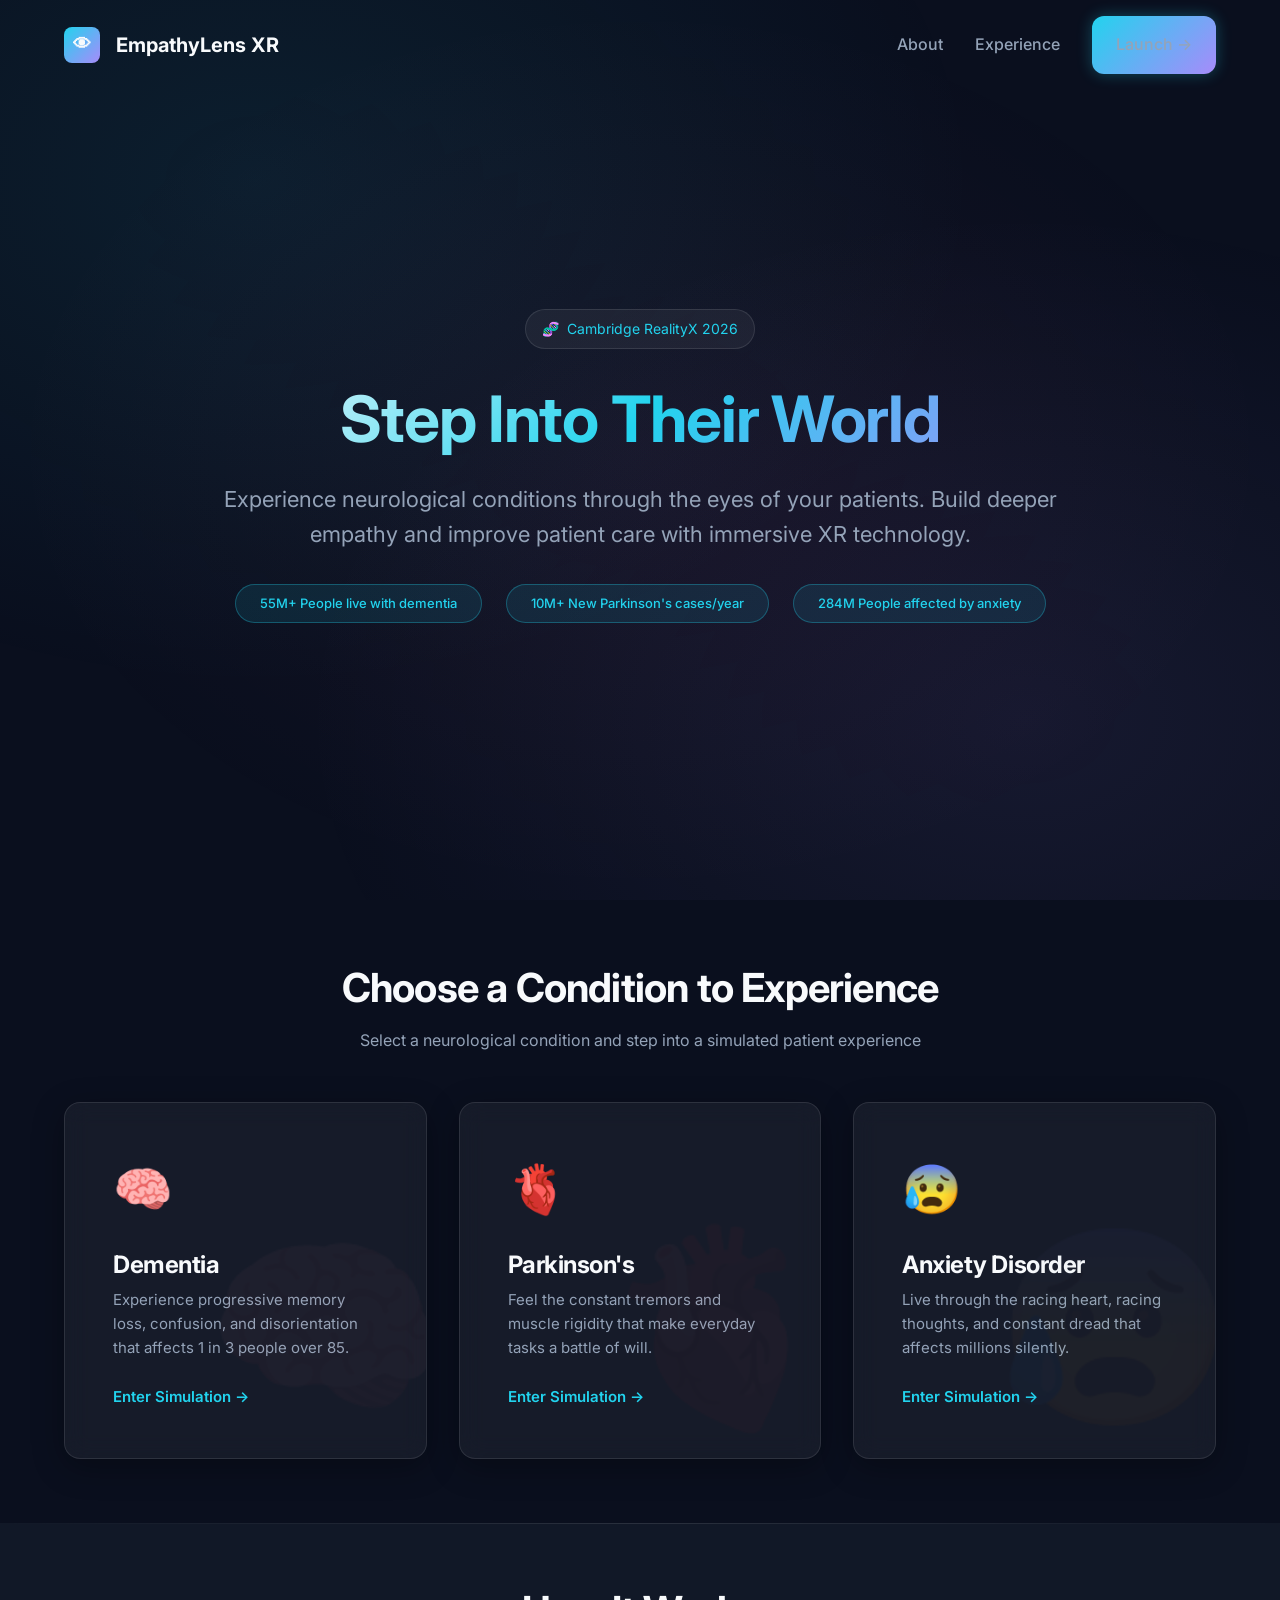
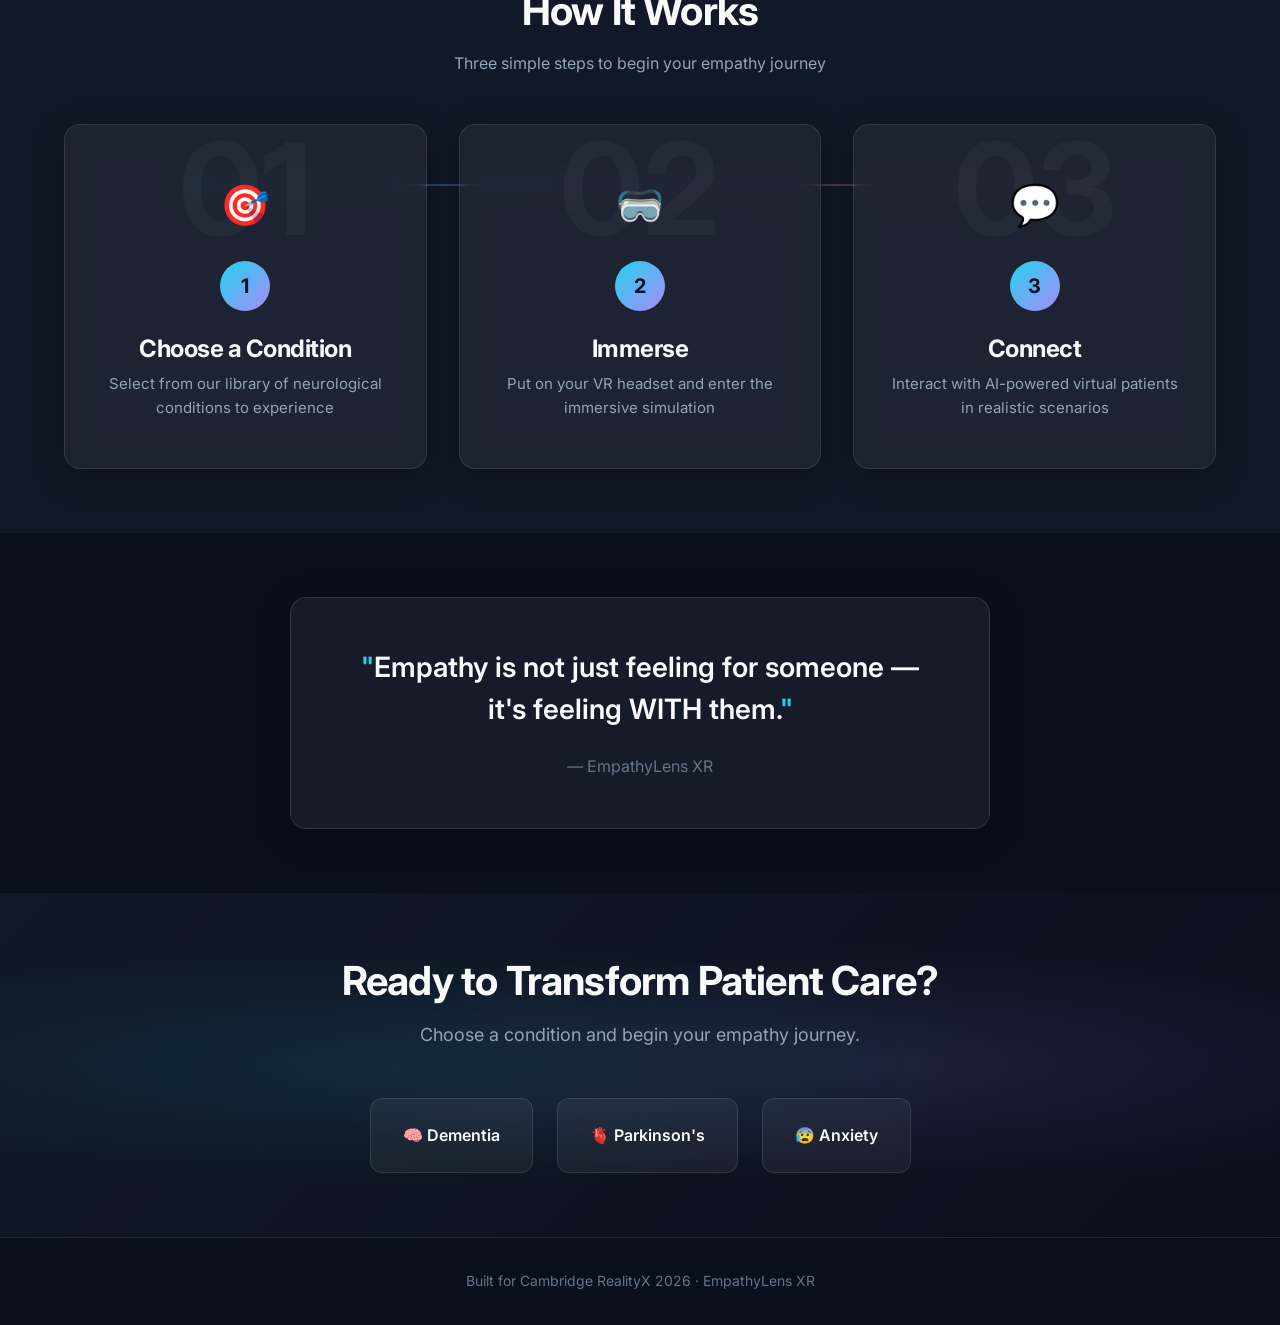
<file: index.html>
<!DOCTYPE html>
<html lang="en">
<head>
  <meta charset="UTF-8">
  <meta name="viewport" content="width=device-width, initial-scale=1.0">
  <title>EmpathyLens XR | Step Into Their World</title>
  <meta name="description" content="EmpathyLens XR - Experience neurological conditions through immersive WebXR technology">
  <meta property="og:title" content="EmpathyLens XR">
  <meta property="og:description" content="Cambridge RealityX 2026 - Healthcare Empathy Training">
  <link rel="preconnect" href="https://fonts.googleapis.com">
  <link rel="preconnect" href="https://fonts.gstatic.com" crossorigin>
  <link href="https://fonts.googleapis.com/css2?family=Inter:wght@400;500;600;700&display=swap" rel="stylesheet">
  <link rel="stylesheet" href="style.css">
  
  <style>
    /* Page transition */
    .page-transition {
      position: fixed;
      top: 0;
      left: 0;
      width: 100%;
      height: 100%;
      background: var(--bg-primary);
      z-index: 9999;
      opacity: 0;
      visibility: hidden;
      transition: opacity 0.4s ease, visibility 0.4s ease;
    }
    
    .page-transition.active {
      opacity: 1;
      visibility: visible;
    }
    
    /* Custom scrollbar */
    ::-webkit-scrollbar {
      width: 8px;
    }
    
    ::-webkit-scrollbar-track {
      background: var(--bg-secondary);
    }
    
    ::-webkit-scrollbar-thumb {
      background: var(--accent-cyan);
      border-radius: 4px;
    }
    
    ::-webkit-scrollbar-thumb:hover {
      background: var(--accent-purple);
    }
    
    /* Navbar */
    .navbar {
      position: fixed;
      top: 0;
      left: 0;
      width: 100%;
      z-index: 100;
      padding: var(--spacing-sm) 0;
      transition: all var(--transition-normal);
    }
    
    .navbar.scrolled {
      background: rgba(10, 15, 30, 0.9);
      backdrop-filter: blur(12px);
      -webkit-backdrop-filter: blur(12px);
      border-bottom: 1px solid var(--glass-border);
    }
    
    .navbar .container {
      display: flex;
      align-items: center;
      justify-content: space-between;
    }
    
    .nav-logo {
      display: flex;
      align-items: center;
      gap: var(--spacing-sm);
      font-size: 1.25rem;
      font-weight: 700;
      color: var(--text-primary);
    }
    
    .nav-logo-icon {
      width: 36px;
      height: 36px;
      background: linear-gradient(135deg, var(--accent-cyan), var(--accent-purple));
      border-radius: var(--radius-sm);
      display: flex;
      align-items: center;
      justify-content: center;
      font-size: 1.125rem;
    }
    
    .nav-links {
      display: flex;
      align-items: center;
      gap: var(--spacing-lg);
    }
    
    .nav-links a {
      color: var(--text-secondary);
      font-weight: 500;
      transition: color var(--transition-fast);
    }
    
    .nav-links a:hover {
      color: var(--text-primary);
    }
    
    .nav-launch {
      display: inline-flex;
      align-items: center;
      gap: var(--spacing-xs);
      padding: var(--spacing-sm) var(--spacing-md);
      background: linear-gradient(135deg, var(--accent-cyan), var(--accent-purple));
      border-radius: var(--radius-md);
      color: var(--bg-primary);
      font-weight: 600;
      box-shadow: 0 0 15px rgba(34, 211, 238, 0.3);
      animation: navPulse 2s ease-in-out infinite;
    }
    
    @keyframes navPulse {
      0%, 100% { box-shadow: 0 0 15px rgba(34, 211, 238, 0.3); }
      50% { box-shadow: 0 0 25px rgba(34, 211, 238, 0.5); }
    }
    
    /* Hero Section */
    .hero {
      min-height: 100vh;
      display: flex;
      align-items: center;
      justify-content: center;
      text-align: center;
      padding: var(--spacing-2xl) var(--spacing-md);
      padding-top: calc(var(--spacing-2xl) + 80px);
    }
    
    .hero-content {
      max-width: 900px;
    }
    
    .hero-badge {
      display: inline-flex;
      align-items: center;
      gap: var(--spacing-xs);
      padding: var(--spacing-xs) var(--spacing-sm);
      background: var(--glass-bg);
      border: 1px solid var(--glass-border);
      border-radius: var(--radius-xl);
      font-size: 0.875rem;
      color: var(--accent-cyan);
      margin-bottom: var(--spacing-lg);
      animation: fadeInUp 0.6s ease-out;
    }
    
    .hero h1 {
      margin-bottom: var(--spacing-md);
      background: linear-gradient(135deg, var(--text-primary) 0%, var(--accent-cyan) 50%, var(--accent-purple) 100%);
      -webkit-background-clip: text;
      -webkit-text-fill-color: transparent;
      background-clip: text;
      animation: fadeInUp 0.6s ease-out 0.1s both;
    }
    
    .hero-subtitle {
      font-size: clamp(1.125rem, 2.5vw, 1.375rem);
      color: var(--text-secondary);
      margin-bottom: var(--spacing-lg);
      animation: fadeInUp 0.6s ease-out 0.2s both;
    }
    
    /* Stats Bar */
    .stats-bar {
      display: flex;
      justify-content: center;
      flex-wrap: wrap;
      gap: var(--spacing-md);
      margin-bottom: var(--spacing-xl);
      animation: fadeInUp 0.6s ease-out 0.3s both;
    }
    
    .stat-pill {
      display: inline-flex;
      align-items: center;
      gap: var(--spacing-xs);
      padding: var(--spacing-xs) var(--spacing-md);
      background: rgba(34, 211, 238, 0.1);
      border: 1px solid rgba(34, 211, 238, 0.3);
      border-radius: var(--radius-xl);
      font-size: 0.8125rem;
      color: var(--accent-cyan);
      font-weight: 500;
      animation: statFadeIn 0.6s ease-out both;
    }
    
    .stat-pill:nth-child(1) { animation-delay: 0.4s; }
    .stat-pill:nth-child(2) { animation-delay: 0.5s; }
    .stat-pill:nth-child(3) { animation-delay: 0.6s; }
    
    @keyframes statFadeIn {
      from { opacity: 0; transform: translateY(10px); }
      to { opacity: 1; transform: translateY(0); }
    }
    
    /* Conditions Section */
    .conditions-section {
      padding: var(--spacing-2xl) 0;
    }
    
    .section-title {
      text-align: center;
      margin-bottom: var(--spacing-xl);
    }
    
    .section-title h2 {
      margin-bottom: var(--spacing-sm);
    }
    
    .section-title p {
      max-width: 600px;
      margin: 0 auto;
    }
    
    .conditions-grid {
      display: grid;
      grid-template-columns: repeat(auto-fit, minmax(320px, 1fr));
      gap: var(--spacing-lg);
    }
    
    .condition-card {
      padding: var(--spacing-xl);
      cursor: pointer;
      text-align: left;
      position: relative;
      overflow: hidden;
    }
    
    .condition-card::before {
      content: '';
      position: absolute;
      inset: 0;
      border-radius: inherit;
      padding: 2px;
      background: linear-gradient(135deg, transparent, var(--accent-cyan), transparent);
      -webkit-mask: linear-gradient(#fff 0 0) content-box, linear-gradient(#fff 0 0);
      mask: linear-gradient(#fff 0 0) content-box, linear-gradient(#fff 0 0);
      -webkit-mask-composite: xor;
      mask-composite: exclude;
      opacity: 0;
      transition: opacity var(--transition-normal);
    }
    
    .condition-card:hover::before {
      opacity: 1;
      animation: gradientRotate 2s linear infinite;
    }
    
    @keyframes gradientRotate {
      to { background: linear-gradient(135deg, var(--accent-cyan), var(--accent-purple), var(--accent-pink)); }
    }
    
    .condition-card:hover .condition-icon {
      transform: scale(1.1);
    }
    
    .condition-icon {
      font-size: 3rem;
      margin-bottom: var(--spacing-md);
      transition: transform var(--transition-normal);
      display: inline-block;
    }
    
    .condition-card h3 {
      margin-bottom: var(--spacing-xs);
      color: var(--text-primary);
    }
    
    .condition-card .description {
      font-size: 0.9375rem;
      color: var(--text-secondary);
      margin-bottom: var(--spacing-md);
      line-height: 1.6;
    }
    
    .condition-card .cta {
      display: inline-flex;
      align-items: center;
      gap: var(--spacing-xs);
      color: var(--accent-cyan);
      font-weight: 600;
      font-size: 0.9375rem;
    }
    
    .condition-card .cta span {
      transition: transform var(--transition-fast);
    }
    
    .condition-card:hover .cta span {
      transform: translateX(4px);
    }
    
    /* Background watermark */
    .condition-card .watermark {
      position: absolute;
      bottom: -20px;
      right: -20px;
      font-size: 12rem;
      opacity: 0.03;
      pointer-events: none;
      transition: transform var(--transition-normal);
    }
    
    .condition-card:hover .watermark {
      transform: scale(1.05);
    }
    
    /* Condition-specific hover effects */
    .condition-card.dementia:hover {
      box-shadow: var(--glow-cyan);
      border-color: rgba(34, 211, 238, 0.3);
    }
    
    .condition-card.parkinsons:hover {
      box-shadow: var(--glow-pink);
      border-color: rgba(244, 114, 182, 0.3);
    }
    
    .condition-card.anxiety:hover {
      box-shadow: var(--glow-purple);
      border-color: rgba(167, 139, 250, 0.3);
    }
    
    /* How It Works Section */
    .how-it-works {
      padding: var(--spacing-2xl) 0;
      background: var(--bg-secondary);
      position: relative;
    }
    
    .how-it-works::before {
      content: '';
      position: absolute;
      top: 0;
      left: 0;
      width: 100%;
      height: 1px;
      background: linear-gradient(90deg, transparent, var(--glass-border), transparent);
    }
    
    .steps-container {
      display: grid;
      grid-template-columns: repeat(auto-fit, minmax(280px, 1fr));
      gap: var(--spacing-lg);
      position: relative;
    }
    
    .steps-container::before {
      content: '';
      position: absolute;
      top: 60px;
      left: 10%;
      right: 10%;
      height: 2px;
      background: linear-gradient(90deg, var(--accent-cyan), var(--accent-purple), var(--accent-pink));
      opacity: 0.3;
      z-index: 0;
    }
    
    .step {
      text-align: center;
      padding: var(--spacing-xl) var(--spacing-lg);
      position: relative;
      z-index: 1;
    }
    
    .step .step-number-bg {
      position: absolute;
      top: 0;
      left: 50%;
      transform: translateX(-50%);
      font-size: 8rem;
      font-weight: 700;
      color: var(--text-primary);
      opacity: 0.03;
      line-height: 1;
      z-index: -1;
    }
    
    .step-icon {
      font-size: 2.5rem;
      margin-bottom: var(--spacing-md);
    }
    
    .step-number {
      width: 50px;
      height: 50px;
      margin: 0 auto var(--spacing-md);
      background: linear-gradient(135deg, var(--accent-cyan), var(--accent-purple));
      border-radius: 50%;
      display: flex;
      align-items: center;
      justify-content: center;
      font-size: 1.25rem;
      font-weight: 700;
      color: var(--bg-primary);
    }
    
    .step h3 {
      margin-bottom: var(--spacing-xs);
    }
    
    .step p {
      font-size: 0.9375rem;
    }
    
    /* Why This Matters */
    .why-matters {
      padding: var(--spacing-2xl) 0;
      text-align: center;
    }
    
    .quote-block {
      max-width: 700px;
      margin: 0 auto;
      padding: var(--spacing-xl);
    }
    
    .quote-text {
      font-size: clamp(1.25rem, 3vw, 1.75rem);
      font-weight: 600;
      color: var(--text-primary);
      line-height: 1.5;
      margin-bottom: var(--spacing-md);
    }
    
    .quote-text::before,
    .quote-text::after {
      content: '"';
      color: var(--accent-cyan);
    }
    
    .quote-author {
      font-size: 1rem;
      color: var(--text-muted);
    }
    
    /* Final CTA Section */
    .final-cta {
      padding: var(--spacing-2xl) 0;
      background: linear-gradient(135deg, var(--bg-secondary), var(--bg-primary));
      position: relative;
    }
    
    .final-cta::before {
      content: '';
      position: absolute;
      top: 0;
      left: 0;
      width: 100%;
      height: 100%;
      background: radial-gradient(ellipse at 30% 50%, rgba(34, 211, 238, 0.1) 0%, transparent 50%),
                  radial-gradient(ellipse at 70% 50%, rgba(167, 139, 250, 0.1) 0%, transparent 50%);
      pointer-events: none;
    }
    
    .cta-content {
      text-align: center;
      position: relative;
      z-index: 1;
    }
    
    .cta-content h2 {
      margin-bottom: var(--spacing-sm);
    }
    
    .cta-content .cta-subtitle {
      font-size: 1.125rem;
      color: var(--text-secondary);
      margin-bottom: var(--spacing-xl);
    }
    
    .cta-buttons {
      display: flex;
      justify-content: center;
      flex-wrap: wrap;
      gap: var(--spacing-md);
    }
    
    .cta-btn {
      display: inline-flex;
      align-items: center;
      gap: var(--spacing-sm);
      padding: var(--spacing-md) var(--spacing-lg);
      background: var(--glass-bg);
      border: 1px solid var(--glass-border);
      border-radius: var(--radius-md);
      color: var(--text-primary);
      font-weight: 600;
      transition: all var(--transition-normal);
    }
    
    .cta-btn:hover {
      transform: translateY(-2px);
      border-color: var(--accent-cyan);
      box-shadow: var(--glow-cyan);
    }
    
    /* Footer */
    .footer {
      padding: var(--spacing-lg) 0;
      text-align: center;
      border-top: 1px solid var(--glass-border);
    }
    
    .footer p {
      font-size: 0.875rem;
      color: var(--text-muted);
    }
    
    /* Responsive */
    @media (max-width: 768px) {
      .nav-links {
        display: none;
      }
      
      .stats-bar {
        flex-direction: column;
        align-items: center;
      }
      
      .conditions-grid {
        grid-template-columns: 1fr;
        padding: 0 var(--spacing-sm);
      }
      
      .steps-container::before {
        display: none;
      }
      
      .cta-buttons {
        flex-direction: column;
        align-items: center;
      }
    }
  </style>
</head>
<body>
  <!-- Page Transition -->
  <div class="page-transition" id="page-transition"></div>
  
  <!-- Navbar -->
  <nav class="navbar" id="navbar">
    <div class="container">
      <a href="index.html" class="nav-logo">
        <div class="nav-logo-icon">👁</div>
        <span>EmpathyLens XR</span>
      </a>
      <div class="nav-links">
        <a href="#how-it-works">About</a>
        <a href="#conditions">Experience</a>
        <a href="experience.html?condition=dementia" class="nav-launch">
          Launch →
        </a>
      </div>
    </div>
  </nav>

  <!-- Hero Section -->
  <section class="hero" id="hero">
    <div class="hero-content">
      <div class="hero-badge">
        <span>🧬</span>
        <span>Cambridge RealityX 2026</span>
      </div>
      <h1>Step Into Their World</h1>
      <p class="hero-subtitle">Experience neurological conditions through the eyes of your patients. Build deeper empathy and improve patient care with immersive XR technology.</p>
      
      <!-- Stats Bar -->
      <div class="stats-bar">
        <div class="stat-pill">55M+ People live with dementia</div>
        <div class="stat-pill">10M+ New Parkinson's cases/year</div>
        <div class="stat-pill">284M People affected by anxiety</div>
      </div>
    </div>
  </section>

  <!-- Conditions Section -->
  <section class="conditions-section" id="conditions">
    <div class="container">
      <div class="section-title">
        <h2>Choose a Condition to Experience</h2>
        <p>Select a neurological condition and step into a simulated patient experience</p>
      </div>
      
      <div class="conditions-grid">
        <!-- Dementia Card -->
        <a href="experience.html?condition=dementia" class="glass-card condition-card dementia">
          <span class="condition-icon">🧠</span>
          <span class="watermark">🧠</span>
          <h3>Dementia</h3>
          <p class="description">Experience progressive memory loss, confusion, and disorientation that affects 1 in 3 people over 85.</p>
          <span class="cta">Enter Simulation →</span>
        </a>

        <!-- Parkinson's Card -->
        <a href="experience.html?condition=parkinsons" class="glass-card condition-card parkinsons">
          <span class="condition-icon">🫀</span>
          <span class="watermark">🫀</span>
          <h3>Parkinson's</h3>
          <p class="description">Feel the constant tremors and muscle rigidity that make everyday tasks a battle of will.</p>
          <span class="cta">Enter Simulation →</span>
        </a>

        <!-- Anxiety Disorder Card -->
        <a href="experience.html?condition=anxiety" class="glass-card condition-card anxiety">
          <span class="condition-icon">😰</span>
          <span class="watermark">😰</span>
          <h3>Anxiety Disorder</h3>
          <p class="description">Live through the racing heart, racing thoughts, and constant dread that affects millions silently.</p>
          <span class="cta">Enter Simulation →</span>
        </a>
      </div>
    </div>
  </section>

  <!-- How It Works Section -->
  <section class="how-it-works" id="how-it-works">
    <div class="container">
      <div class="section-title">
        <h2>How It Works</h2>
        <p>Three simple steps to begin your empathy journey</p>
      </div>

      <div class="steps-container">
        <div class="glass-card step">
          <div class="step-number-bg">01</div>
          <div class="step-icon">🎯</div>
          <div class="step-number">1</div>
          <h3>Choose a Condition</h3>
          <p>Select from our library of neurological conditions to experience</p>
        </div>

        <div class="glass-card step">
          <div class="step-number-bg">02</div>
          <div class="step-icon">🥽</div>
          <div class="step-number">2</div>
          <h3>Immerse</h3>
          <p>Put on your VR headset and enter the immersive simulation</p>
        </div>

        <div class="glass-card step">
          <div class="step-number-bg">03</div>
          <div class="step-icon">💬</div>
          <div class="step-number">3</div>
          <h3>Connect</h3>
          <p>Interact with AI-powered virtual patients in realistic scenarios</p>
        </div>
      </div>
    </div>
  </section>

  <!-- Why This Matters -->
  <section class="why-matters">
    <div class="container">
      <div class="glass-card quote-block">
        <p class="quote-text">Empathy is not just feeling for someone — it's feeling WITH them.</p>
        <p class="quote-author">— EmpathyLens XR</p>
      </div>
    </div>
  </section>

  <!-- Final CTA Section -->
  <section class="final-cta">
    <div class="container">
      <div class="cta-content">
        <h2>Ready to Transform Patient Care?</h2>
        <p class="cta-subtitle">Choose a condition and begin your empathy journey.</p>
        
        <div class="cta-buttons">
          <a href="experience.html?condition=dementia" class="cta-btn">🧠 Dementia</a>
          <a href="experience.html?condition=parkinsons" class="cta-btn">🫀 Parkinson's</a>
          <a href="experience.html?condition=anxiety" class="cta-btn">😰 Anxiety</a>
        </div>
      </div>
    </div>
  </section>

  <!-- Footer -->
  <footer class="footer">
    <div class="container">
      <p>Built for Cambridge RealityX 2026 · EmpathyLens XR</p>
    </div>
  </footer>

  <script>
    // Page transition
    document.querySelectorAll('a[href^="experience.html"]').forEach(link => {
      link.addEventListener('click', function(e) {
        e.preventDefault();
        const href = this.getAttribute('href');
        document.getElementById('page-transition').classList.add('active');
        setTimeout(() => {
          window.location.href = href;
        }, 400);
      });
    });
    
    // Navbar scroll effect
    window.addEventListener('scroll', function() {
      const navbar = document.getElementById('navbar');
      if (window.scrollY > 50) {
        navbar.classList.add('scrolled');
      } else {
        navbar.classList.remove('scrolled');
      }
    });
    
    // Smooth scroll for anchor links
    document.querySelectorAll('a[href^="#"]').forEach(anchor => {
      anchor.addEventListener('click', function(e) {
        e.preventDefault();
        const target = document.querySelector(this.getAttribute('href'));
        if (target) {
          target.scrollIntoView({ behavior: 'smooth' });
        }
      });
    });
  </script>
</body>
</html>
</file>
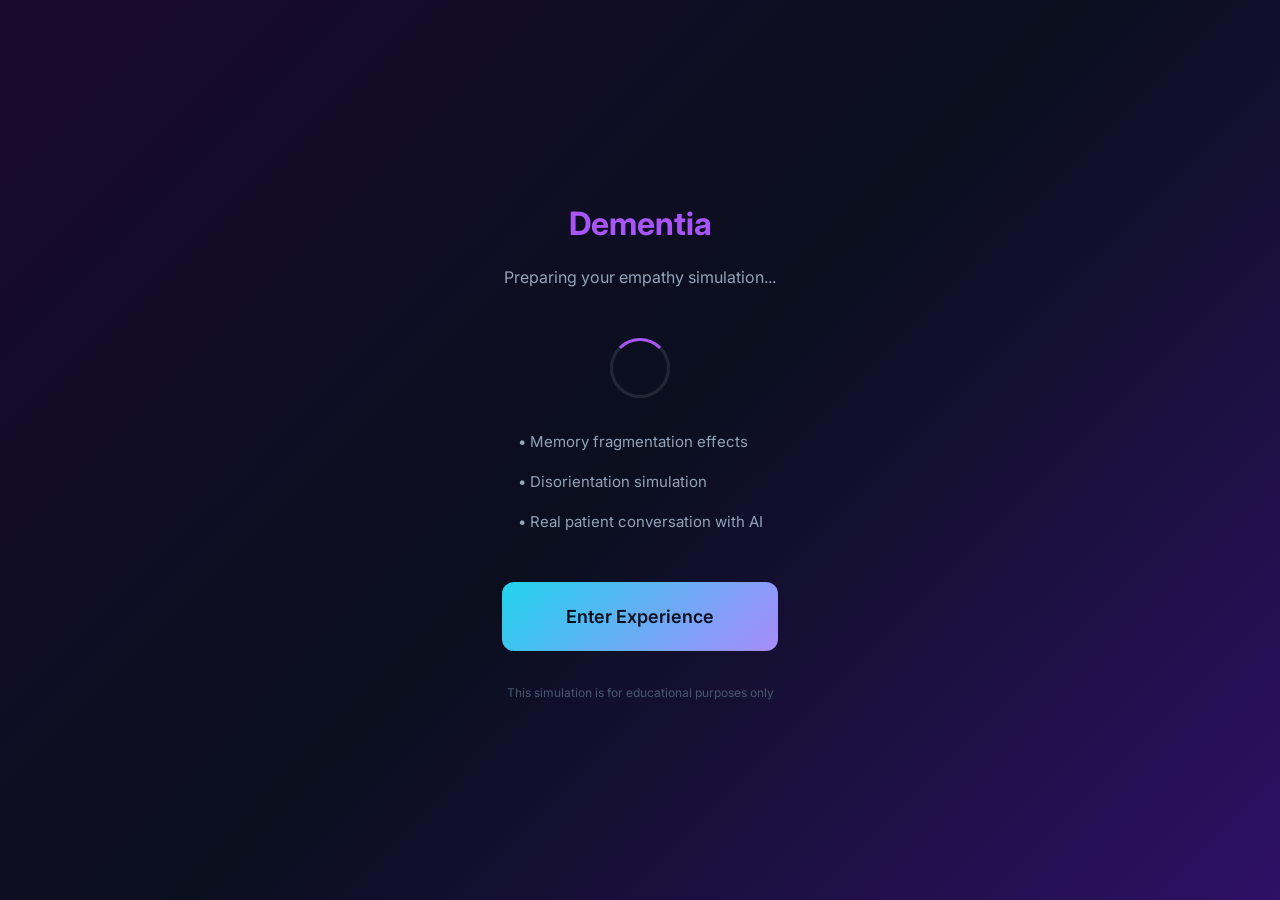
<file: experience.html>
<!DOCTYPE html>
<html lang="en">
<head>
  <meta charset="UTF-8">
  <meta name="viewport" content="width=device-width, initial-scale=1.0">
  <title>Experience | EmpathyLens XR</title>
  <meta name="description" content="EmpathyLens XR - Experience neurological conditions through immersive WebXR technology">
  <meta property="og:title" content="EmpathyLens XR">
  <meta property="og:description" content="Cambridge RealityX 2026 - Healthcare Empathy Training">
  <link rel="preconnect" href="https://fonts.googleapis.com">
  <link rel="preconnect" href="https://fonts.gstatic.com" crossorigin>
  <link href="https://fonts.googleapis.com/css2?family=Inter:wght@400;500;600;700&display=swap" rel="stylesheet">
  <link rel="stylesheet" href="style.css">
  
  <!-- A-Frame CDN -->
  <script src="https://aframe.io/releases/1.4.0/aframe.min.js"></script>
  
  <style>
    /* Additional Experience Page Styles */
    :root {
      --condition-purple: #a855f7;
      --condition-orange: #f97316;
      --condition-red: #ef4444;
    }
    
    .experience-wrapper {
      position: relative;
      width: 100vw;
      height: 100vh;
      overflow: hidden;
      opacity: 0;
      animation: fadeInPage 0.6s ease-out forwards;
    }
    
    @keyframes fadeInPage {
      to { opacity: 1; }
    }
    
    /* Loading Screen */
    .loading-screen {
      position: fixed;
      top: 0;
      left: 0;
      width: 100%;
      height: 100%;
      display: flex;
      flex-direction: column;
      align-items: center;
      justify-content: center;
      z-index: 1000;
      transition: opacity 0.5s ease, visibility 0.5s ease;
    }
    
    .loading-screen.dementia {
      background: linear-gradient(135deg, #1a0a2e 0%, #0a0f1e 50%, #2e1065 100%);
    }
    
    .loading-screen.parkinsons {
      background: linear-gradient(135deg, #1a0a0a 0%, #0a0f1e 50%, #431407 100%);
    }
    
    .loading-screen.anxiety {
      background: linear-gradient(135deg, #1a0505 0%, #0a0f1e 50%, #450a0a 100%);
    }
    
    /* Condition-specific accent colors */
    .experience-wrapper.dementia { --accent-condition: var(--condition-purple); }
    .experience-wrapper.parkinsons { --accent-condition: var(--condition-orange); }
    .experience-wrapper.anxiety { --accent-condition: var(--condition-red); }
    
    /* Loading Screen */
    .loading-screen {
      position: fixed;
      top: 0;
      left: 0;
      width: 100%;
      height: 100%;
      background: var(--bg-primary);
      display: flex;
      flex-direction: column;
      align-items: center;
      justify-content: center;
      z-index: 1000;
      transition: opacity 0.5s ease, visibility 0.5s ease;
    }
    
    .loading-screen.hidden {
      opacity: 0;
      visibility: hidden;
    }
    
    .loading-condition {
      font-size: 2rem;
      font-weight: 700;
      color: var(--text-primary);
      margin-bottom: var(--spacing-sm);
    }
    
    .loading-subtitle {
      font-size: 1rem;
      color: var(--text-secondary);
      margin-bottom: var(--spacing-xl);
    }
    
    .loading-spinner {
      width: 60px;
      height: 60px;
      border: 3px solid var(--glass-border);
      border-top-color: var(--accent-condition, var(--accent-cyan));
      border-radius: 50%;
      animation: spin 1s linear infinite;
      margin-bottom: var(--spacing-lg);
    }
    
    .loading-bullets {
      margin-bottom: var(--spacing-lg);
      text-align: left;
    }
    
    .loading-bullet {
      display: flex;
      align-items: center;
      gap: var(--spacing-sm);
      color: var(--text-secondary);
      font-size: 0.9375rem;
      margin-bottom: var(--spacing-sm);
      opacity: 0;
      transform: translateX(-10px);
      animation: bulletFadeIn 0.4s ease-out forwards;
    }
    
    .loading-bullet:nth-child(1) { animation-delay: 0.3s; }
    .loading-bullet:nth-child(2) { animation-delay: 0.6s; }
    .loading-bullet:nth-child(3) { animation-delay: 0.9s; }
    
    @keyframes bulletFadeIn {
      to { opacity: 1; transform: translateX(0); }
    }
    
    .loading-disclaimer {
      font-size: 0.75rem;
      color: var(--text-muted);
      margin-top: var(--spacing-lg);
      opacity: 0.7;
    }
    
    @keyframes spin {
      to { transform: rotate(360deg); }
    }
    
    .btn-enter {
      padding: var(--spacing-md) var(--spacing-2xl);
      font-size: 1.125rem;
    }
    
    /* ========== VIGNETTE OVERLAYS ========== */
    .vignette-overlay {
      position: fixed;
      top: 0;
      left: 0;
      width: 100%;
      height: 100%;
      pointer-events: none;
      z-index: 10;
      opacity: 0;
      transition: opacity 0.5s ease;
    }
    
    /* Purple vignette for dementia */
    .vignette-overlay.dementia-active::before {
      content: '';
      position: absolute;
      top: 0;
      left: 0;
      width: 100%;
      height: 100%;
      background: radial-gradient(ellipse at center, transparent 30%, rgba(88, 28, 135, 0.6) 100%);
    }
    
    /* Orange vignette for Parkinson's */
    .vignette-overlay.parkinsons-active::before {
      content: '';
      position: absolute;
      top: 0;
      left: 0;
      width: 100%;
      height: 100%;
      background: radial-gradient(ellipse at center, transparent 30%, rgba(194, 65, 12, 0.5) 100%);
    }
    
    /* Red vignette for anxiety (pulses) */
    .vignette-overlay.anxiety-active {
      animation: anxietyVignettePulse 1.5s ease-in-out infinite;
    }
    
    .vignette-overlay.anxiety-active::before {
      content: '';
      position: absolute;
      top: 0;
      left: 0;
      width: 100%;
      height: 100%;
      background: radial-gradient(ellipse at center, transparent 30%, rgba(220, 38, 38, 0.5) 100%);
    }
    
    @keyframes anxietyVignettePulse {
      0%, 100% { opacity: 0.5; }
      50% { opacity: 1; }
    }
    
    /* ========== DEMENTIA EFFECTS ========== */
    /* Canvas wrapper for dementia effects */
    #aframe-container {
      width: 100%;
      height: 100%;
      transition: filter 2s ease;
    }
    
    .dementia-active #aframe-container {
      filter: grayscale(30%) sepia(20%);
    }
    
    /* Position drift animation */
    .dementia-active #aframe-container {
      animation: dementiaDrift 2.5s ease-in-out infinite;
    }
    
    @keyframes dementiaDrift {
      0%, 100% { transform: translate(0, 0); }
      25% { transform: translate(2px, -1px); }
      50% { transform: translate(-3px, 2px); }
      75% { transform: translate(1px, 3px); }
    }
    
    /* Memory flash overlay */
    .memory-flash {
      position: fixed;
      top: 0;
      left: 0;
      width: 100%;
      height: 100%;
      background: rgba(255, 255, 255, 0.4);
      pointer-events: none;
      z-index: 15;
      opacity: 0;
      display: flex;
      align-items: center;
      justify-content: center;
    }
    
    .memory-flash.active {
      animation: memoryFlash 2s ease-in-out;
    }
    
    .memory-flash-text {
      font-size: 2rem;
      font-weight: 700;
      color: var(--bg-primary);
      text-shadow: 0 2px 10px rgba(0, 0, 0, 0.5);
      text-align: center;
      padding: var(--spacing-lg);
    }
    
    @keyframes memoryFlash {
      0% { opacity: 0; }
      20% { opacity: 1; }
      80% { opacity: 1; }
      100% { opacity: 0; }
    }
    
    /* ========== PARKINSON'S EFFECTS ========== */
    .parkinsons-active #aframe-container {
      animation: tremor 0.08s ease-in-out infinite;
    }
    
    @keyframes tremor {
      0% { transform: translate(0, 0); }
      25% { transform: translate(-2px, 1px); }
      50% { transform: translate(2px, -1px); }
      75% { transform: translate(-1px, -1px); }
      100% { transform: translate(1px, 1px); }
    }
    
    /* Strong tremor burst */
    .parkinsons-active.tremor-burst #aframe-container {
      animation: tremorBurst 0.05s ease-in-out infinite;
      filter: blur(1px);
    }
    
    @keyframes tremorBurst {
      0% { transform: translate(0, 0); }
      25% { transform: translate(-5px, 3px); }
      50% { transform: translate(5px, -3px); }
      75% { transform: translate(-3px, -5px); }
      100% { transform: translate(3px, 5px); }
    }
    
    /* ========== ANXIETY EFFECTS ========== */
    /* Breathing animation */
    .anxiety-active #aframe-container {
      animation: breathing 3s ease-in-out infinite;
    }
    
    @keyframes breathing {
      0%, 100% { transform: scale(1); }
      50% { transform: scale(1.008); }
    }
    
    /* Heart rate display */
    .heart-rate-display {
      position: fixed;
      bottom: 140px;
      left: var(--spacing-lg);
      padding: var(--spacing-sm) var(--spacing-md);
      background: rgba(10, 15, 30, 0.85);
      border: 1px solid var(--condition-red);
      border-radius: var(--radius-md);
      backdrop-filter: blur(8px);
      z-index: 25;
      font-family: var(--font-primary);
      display: none;
    }
    
    .anxiety-active .heart-rate-display {
      display: block;
    }
    
    .heart-rate-display .label {
      font-size: 0.75rem;
      color: var(--text-muted);
      text-transform: uppercase;
      letter-spacing: 0.05em;
    }
    
    .heart-rate-display .value {
      font-size: 1.5rem;
      font-weight: 700;
      color: var(--condition-red);
    }
    
    .heart-rate-display .unit {
      font-size: 0.875rem;
      color: var(--text-secondary);
    }
    
    /* ========== EDUCATIONAL TIP CARD ========== */
    .tip-card {
      position: fixed;
      bottom: 140px;
      left: var(--spacing-lg);
      max-width: 280px;
      padding: var(--spacing-md);
      background: rgba(10, 15, 30, 0.9);
      border: 1px solid var(--accent-condition, var(--accent-cyan));
      border-radius: var(--radius-md);
      backdrop-filter: blur(12px);
      z-index: 25;
      transition: opacity 0.5s ease, transform 0.5s ease;
    }
    
    .tip-card.hidden {
      opacity: 0;
      transform: translateY(10px);
    }
    
    .tip-card .tip-label {
      font-size: 0.75rem;
      color: var(--accent-condition, var(--accent-cyan));
      text-transform: uppercase;
      letter-spacing: 0.1em;
      margin-bottom: var(--spacing-xs);
    }
    
    .tip-card .tip-text {
      font-size: 0.9375rem;
      color: var(--text-primary);
      line-height: 1.5;
    }
    
    /* Position tip card for non-anxiety (left of chat button) */
    .tip-card {
      bottom: 140px;
    }
    
    /* For anxiety, heart rate takes precedence */
    .anxiety-active .tip-card {
      bottom: 180px;
    }
    
    /* A-Frame Canvas */
    #aframe-canvas {
      width: 100%;
      height: 100%;
    }
    
    /* HUD Overlay */
    .hud-overlay {
      position: fixed;
      top: 0;
      left: 0;
      width: 100%;
      height: 100%;
      pointer-events: none;
      z-index: 20;
    }
    
    .hud-overlay > * {
      pointer-events: auto;
    }
    
    /* Top Left - Condition Badge */
    .hud-top-left {
      position: absolute;
      top: var(--spacing-lg);
      left: var(--spacing-lg);
    }
    
    .hud-condition-badge {
      display: inline-flex;
      align-items: center;
      gap: var(--spacing-xs);
      padding: var(--spacing-sm) var(--spacing-md);
      background: rgba(10, 15, 30, 0.85);
      border: 1px solid var(--accent-condition, var(--accent-cyan));
      border-radius: var(--radius-md);
      backdrop-filter: blur(8px);
    }
    
    .hud-condition-badge .icon {
      font-size: 1.25rem;
    }
    
    .hud-condition-badge .name {
      font-weight: 600;
      color: var(--text-primary);
    }
    
    /* Top Right - Back Button */
    .hud-top-right {
      position: absolute;
      top: var(--spacing-lg);
      right: var(--spacing-lg);
    }
    
    .btn-exit {
      display: inline-flex;
      align-items: center;
      gap: var(--spacing-xs);
      padding: var(--spacing-sm) var(--spacing-md);
      background: rgba(10, 15, 30, 0.85);
      border: 1px solid var(--glass-border);
      border-radius: var(--radius-md);
      color: var(--text-primary);
      font-weight: 500;
      cursor: pointer;
      transition: all var(--transition-normal);
      backdrop-filter: blur(8px);
    }
    
    .btn-exit:hover {
      border-color: var(--accent-condition, var(--accent-cyan));
      background: rgba(255, 255, 255, 0.1);
    }
    
    /* Bottom Center - Talk Button */
    .hud-bottom-center {
      position: absolute;
      bottom: 30px;
      left: 50%;
      transform: translateX(-50%);
    }
    
    .btn-talk {
      display: inline-flex;
      align-items: center;
      gap: var(--spacing-sm);
      padding: var(--spacing-md) var(--spacing-xl);
      background: linear-gradient(135deg, var(--accent-cyan), var(--accent-purple));
      border: none;
      border-radius: var(--radius-lg);
      color: var(--bg-primary);
      font-size: 1.125rem;
      font-weight: 700;
      cursor: pointer;
      transition: all var(--transition-normal);
      box-shadow: 0 0 20px rgba(34, 211, 238, 0.4);
      animation: talkPulse 2s ease-in-out infinite;
    }
    
    @keyframes talkPulse {
      0%, 100% { box-shadow: 0 0 20px rgba(34, 211, 238, 0.4); }
      50% { box-shadow: 0 0 35px rgba(34, 211, 238, 0.7); transform: scale(1.02); }
    }
    
    /* Help Button */
    .hud-help {
      position: absolute;
      top: var(--spacing-lg);
      left: 50%;
      transform: translateX(-50%);
    }
    
    .btn-help {
      width: 36px;
      height: 36px;
      display: flex;
      align-items: center;
      justify-content: center;
      background: rgba(10, 15, 30, 0.85);
      border: 1px solid var(--glass-border);
      border-radius: 50%;
      color: var(--text-secondary);
      font-size: 1.125rem;
      font-weight: 700;
      cursor: pointer;
      transition: all var(--transition-normal);
      backdrop-filter: blur(8px);
    }
    
    .btn-help:hover {
      border-color: var(--accent-cyan);
      color: var(--accent-cyan);
    }
    
    .help-tooltip {
      position: absolute;
      top: 45px;
      left: 50%;
      transform: translateX(-50%);
      width: 250px;
      padding: var(--spacing-sm) var(--spacing-md);
      background: rgba(10, 15, 30, 0.95);
      border: 1px solid var(--glass-border);
      border-radius: var(--radius-md);
      font-size: 0.8125rem;
      color: var(--text-secondary);
      text-align: center;
      opacity: 0;
      visibility: hidden;
      transition: all var(--transition-fast);
      backdrop-filter: blur(8px);
      z-index: 100;
    }
    
    .btn-help:hover + .help-tooltip,
    .help-tooltip:hover {
      opacity: 1;
      visibility: visible;
    }
    
    /* Intensity Indicator */
    .intensity-indicator {
      position: absolute;
      bottom: var(--spacing-xl);
      left: var(--spacing-lg);
      padding: var(--spacing-xs) var(--spacing-md);
      background: rgba(10, 15, 30, 0.85);
      border: 1px solid var(--glass-border);
      border-radius: var(--radius-md);
      backdrop-filter: blur(8px);
      z-index: 25;
    }
    
    .intensity-label {
      font-size: 0.6875rem;
      color: var(--text-muted);
      text-transform: uppercase;
      letter-spacing: 0.05em;
      margin-bottom: 4px;
    }
    
    .intensity-bar {
      width: 100px;
      height: 6px;
      background: var(--glass-bg);
      border-radius: 3px;
      overflow: hidden;
    }
    
    .intensity-fill {
      height: 100%;
      background: linear-gradient(90deg, var(--accent-cyan), var(--accent-condition, var(--accent-purple)));
      border-radius: 3px;
      width: 60%;
    }
    
    /* Chat Panel - Floating */
    .chat-panel {
      position: fixed;
      bottom: 20px;
      right: 20px;
      width: 380px;
      height: 480px;
      background: rgba(10, 15, 30, 0.92);
      backdrop-filter: blur(20px);
      -webkit-backdrop-filter: blur(20px);
      border: 1px solid rgba(255, 255, 255, 0.1);
      border-radius: 16px;
      box-shadow: 0 20px 60px rgba(0, 0, 0, 0.5);
      transform: translateY(20px) scale(0.95);
      opacity: 0;
      visibility: hidden;
      transition: all 0.3s cubic-bezier(0.4, 0, 0.2, 1);
      z-index: 30;
      display: flex;
      flex-direction: column;
      overflow: hidden;
    }
    
    .chat-panel.active {
      transform: translateY(0) scale(1);
      opacity: 1;
      visibility: visible;
    }
    
    .chat-header {
      display: flex;
      align-items: center;
      justify-content: space-between;
      padding: 12px 16px;
      border-bottom: 1px solid rgba(255, 255, 255, 0.1);
      flex-shrink: 0;
      height: 60px;
    }
    
    .chat-header .patient-profile {
      display: flex;
      align-items: center;
      gap: 10px;
    }
    
    .chat-header .patient-avatar {
      font-size: 1.75rem;
    }
    
    .chat-header .patient-info {
      display: flex;
      flex-direction: column;
    }
    
    .chat-header .patient-info .name {
      font-weight: 600;
      color: var(--text-primary);
      font-size: 0.9375rem;
    }
    
    .chat-header .patient-info .details {
      font-size: 0.6875rem;
      color: var(--text-muted);
    }
    
    .chat-footer {
      padding: 6px 16px;
      border-top: 1px solid rgba(255, 255, 255, 0.1);
      text-align: center;
      flex-shrink: 0;
    }
    
    .chat-footer .groq-badge {
      font-size: 0.5625rem;
      color: var(--text-muted);
      opacity: 0.6;
    }
    
    /* Remove old header h3 style */
    .chat-header h3 {
      display: none;
    }
    
    .btn-close {
      width: 36px;
      height: 36px;
      display: flex;
      align-items: center;
      justify-content: center;
      background: var(--glass-bg);
      border: 1px solid var(--glass-border);
      border-radius: var(--radius-sm);
      color: var(--text-primary);
      font-size: 1.25rem;
      cursor: pointer;
      transition: all var(--transition-fast);
    }
    
    .btn-close:hover {
      background: rgba(255, 255, 255, 0.1);
      border-color: var(--accent-cyan);
    }
    
    .chat-messages {
      flex: 1;
      overflow-y: auto;
      padding: 12px 16px;
      min-height: 0;
    }
    
    .chat-message {
      margin-bottom: 10px;
      padding: 8px 12px;
      border-radius: 12px;
      max-width: 85%;
      word-wrap: break-word;
    }
    
    .chat-message.user {
      background: linear-gradient(135deg, var(--accent-cyan), #0ea5e9);
      color: var(--bg-primary);
      margin-left: auto;
      border-bottom-right-radius: 4px;
    }
    
    .chat-message.user::before {
      content: 'You';
      display: block;
      font-size: 0.65rem;
      opacity: 0.7;
      margin-bottom: 2px;
    }
    
    .chat-message.patient {
      background: rgba(30, 41, 59, 0.9);
      border: 1px solid rgba(255, 255, 255, 0.1);
      border-bottom-left-radius: 4px;
    }
    
    .chat-message.patient .patient-name {
      display: flex;
      align-items: center;
      gap: 4px;
      font-size: 0.7rem;
      color: var(--accent-condition, var(--accent-cyan));
      margin-bottom: 4px;
      font-weight: 600;
    }
    
    .typing-indicator {
      display: flex;
      align-items: center;
      gap: 4px;
      padding: 8px 12px;
      background: rgba(30, 41, 59, 0.8);
      border-radius: 12px;
      width: fit-content;
    }
    
    .typing-indicator span {
      width: 8px;
      height: 8px;
      background: var(--text-muted);
      border-radius: 50%;
      animation: typingBounce 1.4s ease-in-out infinite;
    }
    
    .typing-indicator span:nth-child(2) {
      animation-delay: 0.2s;
    }
    
    .typing-indicator span:nth-child(3) {
      animation-delay: 0.4s;
    }
    
    @keyframes typingBounce {
      0%, 60%, 100% { transform: translateY(0); }
      30% { transform: translateY(-8px); }
    }
    
    .chat-message p {
      color: inherit;
      margin: 0;
    }
    
    .chat-input-area {
      display: flex;
      gap: 8px;
      padding: 12px 16px;
      border-top: 1px solid rgba(255, 255, 255, 0.1);
      flex-shrink: 0;
      height: 60px;
    }
    
    .chat-input {
      flex: 1;
      padding: 8px 12px;
      background: rgba(30, 41, 59, 0.8);
      border: 1px solid rgba(255, 255, 255, 0.1);
      border-radius: 8px;
      color: var(--text-primary);
      font-family: var(--font-primary);
      font-size: 0.875rem;
      outline: none;
      transition: border-color var(--transition-fast);
    }
    
    .chat-input:focus {
      border-color: var(--accent-cyan);
    }
    
    .chat-input::placeholder {
      color: var(--text-muted);
      font-size: 0.8125rem;
    }
    
    .btn-send {
      padding: 8px 16px;
      background: linear-gradient(135deg, var(--accent-cyan), var(--accent-purple));
      border: none;
      border-radius: 8px;
      color: var(--bg-primary);
      font-weight: 600;
      font-size: 0.875rem;
      cursor: pointer;
      transition: all var(--transition-normal);
      white-space: nowrap;
    }
    
    .btn-send:hover {
      box-shadow: var(--glow-cyan);
    }
    
    /* Responsive */
    @media (max-width: 768px) {
      .hud-condition-badge {
        padding: var(--spacing-xs) var(--spacing-sm);
      }
      
      .hud-condition-badge .name {
        font-size: 0.875rem;
      }
      
      .btn-talk {
        padding: var(--spacing-sm) var(--spacing-lg);
        font-size: 1rem;
      }
      
      /* Mobile chat panel */
      .chat-panel {
        width: calc(100vw - 40px);
        max-width: none;
        right: 20px;
        bottom: 20px;
        height: calc(100vh - 120px);
        max-height: none;
      }
      
      .tip-card {
        max-width: 220px;
        left: var(--spacing-sm);
        bottom: 120px;
      }
      
      .heart-rate-display {
        left: var(--spacing-sm);
        bottom: 160px;
      }
      
      .intensity-indicator {
        bottom: 120px;
        left: var(--spacing-sm);
      }
    }
    
    @media (max-width: 500px) {
      .chat-panel {
        width: calc(100vw - 40px);
        right: 20px;
        left: 20px;
      }
    }
  </style>
</head>
<body>
  <div class="experience-wrapper" id="experience-wrapper">
    
    <!-- Loading Screen -->
    <div class="loading-screen" id="loading-screen">
      <div class="loading-condition" id="loading-condition">Dementia</div>
      <div class="loading-subtitle">Preparing your empathy simulation...</div>
      <div class="loading-spinner"></div>
      
      <div class="loading-bullets" id="loading-bullets">
        <div class="loading-bullet">• Memory fragmentation effects</div>
        <div class="loading-bullet">• Disorientation simulation</div>
        <div class="loading-bullet">• Real patient conversation with AI</div>
      </div>
      
      <button class="btn btn-primary btn-enter" id="btn-enter">Enter Experience</button>
      
      <div class="loading-disclaimer">This simulation is for educational purposes only</div>
    </div>
    
    <!-- Condition Effect Overlays -->
    <div class="vignette-overlay" id="vignette-overlay"></div>
    
    <!-- Memory Flash Overlay (Dementia) -->
    <div class="memory-flash" id="memory-flash">
      <div class="memory-flash-text" id="memory-flash-text"></div>
    </div>
    
    <!-- A-Frame Container -->
    <div id="aframe-container">
      <a-scene id="aframe-scene" embedded vr-mode-ui="enabled: false">
        
        <!-- Assets -->
        <a-assets>
          <a-mixin id="wall" geometry="primitive: box" material="color: #f5f5f0; roughness: 0.9"></a-mixin>
          <a-mixin id="floor" geometry="primitive: plane" rotation="-90 0 0" material="color: #d0d0d0; roughness: 0.8"></a-mixin>
        </a-assets>
        
        <!-- Room Structure -->
        <!-- Floor -->
        <a-plane position="0 0 0" rotation="-90 0 0" width="20" height="20" color="#c8c8c8" roughness="0.9"></a-plane>
        
        <!-- Ceiling -->
        <a-plane position="0 4 0" rotation="90 0 0" width="20" height="20" color="#ffffff" roughness="0.9"></a-plane>
        
        <!-- Walls -->
        <!-- Back wall -->
        <a-plane position="0 2 -10" width="20" height="4" color="#f0f0eb"></a-plane>
        <!-- Front wall -->
        <a-plane position="0 2 10" width="20" height="4" color="#f0f0eb"></a-plane>
        <!-- Left wall -->
        <a-plane position="-10 2 0" rotation="0 90 0" width="20" height="4" color="#f0f0eb"></a-plane>
        <!-- Right wall with window -->
        <a-plane position="10 2 0" rotation="0 -90 0" width="20" height="4" color="#f0f0eb"></a-plane>
        
        <!-- Window (on right wall) - glowing light blue -->
        <a-plane position="9.9 2.5 -2" rotation="0 -90 0" width="3" height="2" 
                 material="color: #87ceeb; emissive: #87ceeb; emissiveIntensity: 0.3"></a-plane>
        
        <!-- Overhead Fluorescent Light -->
        <a-box position="0 3.9 0" width="4" height="0.1" depth="0.5" 
               material="color: #ffffff; emissive: #ffffff; emissiveIntensity: 0.8"></a-box>
        
        <!-- Hospital Bed -->
        <a-entity id="hospital-bed" position="0 0 -3">
          <!-- Bed Frame -->
          <a-box position="0 0.3 0" width="2.5" height="0.3" depth="4" color="#404040"></a-box>
          <!-- Mattress -->
          <a-box position="0 0.55 0" width="2.3" height="0.2" depth="3.8" color="#e8e8e8"></a-box>
          <!-- Pillow -->
          <a-box position="0 0.75 1.5" width="1.5" height="0.15" depth="0.5" color="#ffffff"></a-box>
          <!-- Bed Headboard -->
          <a-box position="0 1 -1.8" width="2.3" height="1" depth="0.15" color="#505050"></a-box>
          <!-- Bed Footboard -->
          <a-box position="0 0.8 1.8" width="2.3" height="0.6" depth="0.15" color="#505050"></a-box>
        </a-entity>
        
        <!-- Bedside Table -->
        <a-box position="2 0.4 -3" width="0.8" height="0.8" depth="0.8" color="#606060"></a-box>
        
        <!-- Second Bedside Table (other side) -->
        <a-box position="-2 0.4 -3" width="0.8" height="0.8" depth="0.8" color="#606060"></a-box>
        
        <!-- Chair -->
        <a-entity position="0 0 -1">
          <a-box position="0 0.45 0" width="0.8" height="0.1" depth="0.8" color="#4a5568"></a-box>
          <a-box position="0 0.9 -0.35" width="0.8" height="0.9" depth="0.1" color="#4a5568"></a-box>
          <!-- Chair legs -->
          <a-cylinder position="0.35 0.225 0.35" radius="0.03" height="0.45" color="#333"></a-cylinder>
          <a-cylinder position="-0.35 0.225 0.35" radius="0.03" height="0.45" color="#333"></a-cylinder>
          <a-cylinder position="0.35 0.225 -0.35" radius="0.03" height="0.45" color="#333"></a-cylinder>
          <a-cylinder position="-0.35 0.225 -0.35" radius="0.03" height="0.45" color="#333"></a-cylinder>
        </a-entity>
        
        <!-- IV Stand -->
        <a-entity position="2.5 0 -2">
          <a-cylinder position="0 0.75 0" radius="0.03" height="1.5" color="#888"></a-cylinder>
          <a-cylinder position="0 1.5 0" radius="0.4" height="0.05" color="#888"></a-cylinder>
          <a-sphere position="0 1.55 0" radius="0.08" color="#ff6b6b"></a-sphere>
          <!-- Base -->
          <a-cylinder position="0 0.025 0" radius="0.25" height="0.05" color="#666"></a-cylinder>
        </a-entity>
        
        <!-- Lighting -->
        <a-light type="ambient" color="#fffaf0" intensity="0.4"></a-light>
        <a-light type="point" position="0 3.8 0" color="#ffffff" intensity="0.8" distance="15"></a-light>
        <a-light type="point" position="9 2 -2" color="#87ceeb" intensity="0.3" distance="8"></a-light>
        
        <!-- Camera -->
        <a-entity id="camera-rig" position="0 1.6 4">
          <a-camera id="main-camera" look-controls="pointerLockEnabled: false" wasd-controls="enabled: false">
            <a-cursor color="#22d3ee" fuse="false"></a-cursor>
          </a-camera>
        </a-entity>
        
      </a-scene>
    </div>
    
    <!-- HUD Overlay -->
    <div class="hud-overlay" id="hud">
      <!-- Top Left - Condition Badge -->
      <div class="hud-top-left">
        <div class="hud-condition-badge">
          <span class="icon" id="hud-icon">🧠</span>
          <span class="name" id="hud-name">Dementia</span>
        </div>
      </div>
      
      <!-- Top Center - Help Button -->
      <div class="hud-help">
        <button class="btn-help">?</button>
        <div class="help-tooltip">Look around by clicking and dragging. Click 'Talk to Patient' to begin a conversation.</div>
      </div>
      
      <!-- Top Right - Exit Button -->
      <div class="hud-top-right">
        <a href="index.html" class="btn-exit">
          <span>🏠</span>
          <span>Exit</span>
        </a>
      </div>
      
      <!-- Intensity Indicator -->
      <div class="intensity-indicator">
        <div class="intensity-label">Simulation Intensity: Moderate</div>
        <div class="intensity-bar">
          <div class="intensity-fill"></div>
        </div>
      </div>
      
      <!-- Educational Tip Card -->
      <div class="tip-card" id="tip-card">
        <div class="tip-label">💡 Educational Tip</div>
        <div class="tip-text" id="tip-text">Use simple, short sentences</div>
      </div>
      
      <!-- Heart Rate Display (Anxiety only) -->
      <div class="heart-rate-display">
        <div class="label">Heart Rate</div>
        <div class="value"><span id="heart-rate-value">72</span> <span class="unit">BPM</span></div>
      </div>
      
      <!-- Bottom Center - Talk Button -->
      <div class="hud-bottom-center">
        <button class="btn-talk" id="btn-talk">
          <span>💬</span>
          <span>Talk to Patient</span>
        </button>
      </div>
    </div>
    
    <!-- Chat Panel -->
    <div class="chat-panel" id="chat-panel">
      <div class="chat-header">
        <div class="patient-profile">
          <span class="patient-avatar" id="patient-avatar">👵</span>
          <div class="patient-info">
            <span class="name" id="patient-name">Margaret</span>
            <span class="details" id="patient-details">Age 78 | Dementia</span>
          </div>
        </div>
        <button class="btn-close" id="btn-close">×</button>
      </div>
      <div class="chat-messages" id="chat-messages">
        <div class="chat-message patient">
          <p>Hello. I'm not feeling very well today...</p>
        </div>
      </div>
      <div class="chat-input-area">
        <input type="text" class="chat-input" id="chat-input" placeholder="Ask the patient something...">
        <button class="btn-send" id="btn-send">Send</button>
      </div>
      <div class="chat-footer">
        <span class="groq-badge">AI-powered by Groq</span>
      </div>
    </div>
    
  </div>
  
  <script src="js/groq.js"></script>
  <script src="js/app.js"></script>
  <script>
    // Experience Page Logic
    document.addEventListener('DOMContentLoaded', function() {
      
      // Get condition from URL
      const urlParams = new URLSearchParams(window.location.search);
      const condition = urlParams.get('condition') || 'dementia';
      
      // Condition data
      const conditionData = {
        dementia: {
          name: 'Dementia',
          icon: '🧠',
          accent: '#a855f7',
          vignetteClass: 'dementia-active',
          patient: { avatar: '👵', name: 'Margaret', age: 78, condition: 'Dementia' },
          bullets: ['• Memory fragmentation effects', '• Disorientation simulation', '• Real patient conversation with AI'],
          placeholder: 'Speak gently to Margaret...',
          tips: [
            "Use simple, short sentences",
            "Maintain eye contact",
            "Don't correct or argue",
            "Speak slowly and clearly"
          ]
        },
        parkinsons: {
          name: "Parkinson's",
          icon: '🫀',
          accent: '#f97316',
          vignetteClass: 'parkinsons-active',
          patient: { avatar: '👴', name: 'Robert', age: 71, condition: "Parkinson's Disease" },
          bullets: ['• Tremor simulation effects', '• Motor difficulty simulation', '• Real patient conversation with AI'],
          placeholder: 'Talk to Robert...',
          tips: [
            "Allow extra time for responses",
            "Don't rush the patient",
            "Tremors worsen with stress",
            "Speak facing the patient"
          ]
        },
        anxiety: {
          name: 'Anxiety Disorder',
          icon: '😰',
          accent: '#ef4444',
          vignetteClass: 'anxiety-active',
          patient: { avatar: '👩', name: 'Sarah', age: 34, condition: 'Anxiety Disorder' },
          bullets: ['• Rapid heartbeat simulation', '• Panic attack effects', '• Real patient conversation with AI'],
          placeholder: 'Reassure Sarah...',
          tips: [
            "Use a calm, steady voice",
            "Acknowledge their feelings",
            "Avoid sudden movements",
            "Explain each action before doing it"
          ]
        }
      };
      
      const data = conditionData[condition] || conditionData.dementia;
      let currentTipIndex = 0;
      let audioContext = null;
      let heartbeatInterval = null;
      let heartRate = 72;
      let chatHistory = [];
      let isFirstChatOpen = true;
      
      // Set up loading screen
      document.getElementById('loading-condition').textContent = data.name;
      document.getElementById('loading-condition').style.color = data.accent;
      
      // Set up loading bullets
      const bulletsContainer = document.getElementById('loading-bullets');
      if (bulletsContainer) {
        bulletsContainer.innerHTML = data.bullets.map(b => `<div class="loading-bullet">${b}</div>`).join('');
      }
      
      // Set up patient profile in chat
      document.getElementById('patient-avatar').textContent = data.patient.avatar;
      document.getElementById('patient-name').textContent = data.patient.name;
      document.getElementById('patient-details').textContent = `Age ${data.patient.age} | ${data.patient.condition}`;
      
      // Set up chat input placeholder
      document.getElementById('chat-input').placeholder = data.placeholder;
      
      // Set up loading screen gradient class
      document.getElementById('loading-screen').classList.add(condition);
      
      // Set up HUD
      document.getElementById('hud-icon').textContent = data.icon;
      document.getElementById('hud-name').textContent = data.name;
      
      // Set up condition badge
      const badge = document.querySelector('.hud-condition-badge');
      badge.style.borderColor = data.accent;
      
      // Set up tip card
      const tipCard = document.getElementById('tip-card');
      tipCard.style.borderColor = data.accent;
      document.querySelector('.tip-label').style.color = data.accent;
      
      // Add condition class to wrapper
      document.getElementById('experience-wrapper').classList.add(condition);
      
      // Educational tips rotation
      function rotateTip() {
        const tipText = document.getElementById('tip-text');
        tipCard.classList.add('hidden');
        
        setTimeout(() => {
          currentTipIndex = (currentTipIndex + 1) % data.tips.length;
          tipText.textContent = data.tips[currentTipIndex];
          tipCard.classList.remove('hidden');
        }, 500);
      }
      
      // Memory flash texts for dementia
      const memoryFlashTexts = [
        "Where am I?",
        "What day is it?",
        "I don't recognize this place",
        "Who are you?",
        "I want to go home"
      ];
      
      // Show memory flash for dementia
      function showMemoryFlash() {
        const flash = document.getElementById('memory-flash');
        const flashText = document.getElementById('memory-flash-text');
        
        const randomText = memoryFlashTexts[Math.floor(Math.random() * memoryFlashTexts.length)];
        flashText.textContent = randomText;
        
        flash.classList.add('active');
        
        setTimeout(() => {
          flash.classList.remove('active');
        }, 2000);
      }
      
      // Tremor burst for Parkinson's
      function triggerTremorBurst() {
        const wrapper = document.getElementById('experience-wrapper');
        wrapper.classList.add('tremor-burst');
        
        setTimeout(() => {
          wrapper.classList.remove('tremor-burst');
        }, 1000);
      }
      
      // Heartbeat sound using Web Audio API
      function playHeartbeat() {
        if (!audioContext) return;
        
        // Lub sound
        const lub = audioContext.createOscillator();
        const lubGain = audioContext.createGain();
        
        lub.connect(lubGain);
        lubGain.connect(audioContext.destination);
        
        lub.frequency.value = 60;
        lub.type = 'sine';
        
        lubGain.gain.setValueAtTime(0, audioContext.currentTime);
        lubGain.gain.linearRampToValueAtTime(0.4, audioContext.currentTime + 0.05);
        lubGain.gain.linearRampToValueAtTime(0, audioContext.currentTime + 0.15);
        
        lub.start(audioContext.currentTime);
        lub.stop(audioContext.currentTime + 0.15);
        
        // Dub sound (150ms later)
        setTimeout(() => {
          const dub = audioContext.createOscillator();
          const dubGain = audioContext.createGain();
          
          dub.connect(dubGain);
          dubGain.connect(audioContext.destination);
          
          dub.frequency.value = 50;
          dub.type = 'sine';
          
          dubGain.gain.setValueAtTime(0, audioContext.currentTime);
          dubGain.gain.linearRampToValueAtTime(0.3, audioContext.currentTime + 0.05);
          dubGain.gain.linearRampToValueAtTime(0, audioContext.currentTime + 0.15);
          
          dub.start(audioContext.currentTime);
          dub.stop(audioContext.currentTime + 0.15);
        }, 150);
      }
      
      // Start heartbeat for anxiety
      function startHeartbeat() {
        audioContext = new (window.AudioContext || window.webkitAudioContext)();
        
        let interval = 1500; // Start at 1.5 seconds
        
        function beat() {
          playHeartbeat();
          
          // Gradually speed up over 30 seconds
          if (interval > 800) {
            interval -= 23; // Reduce by ~23ms per beat to go from 1500 to 800 in 30 beats
          }
          
          heartbeatInterval = setTimeout(beat, interval);
        }
        
        beat();
        
        // Heart rate display update
        const heartRateDisplay = setInterval(() => {
          if (heartRate < 118) {
            heartRate++;
            document.getElementById('heart-rate-value').textContent = heartRate;
          } else {
            // Reset after 30 seconds
            heartRate = 72;
            document.getElementById('heart-rate-value').textContent = heartRate;
          }
        }, 1000);
      }
      
      // Enter Experience button
      document.getElementById('btn-enter').addEventListener('click', function() {
        document.getElementById('loading-screen').classList.add('hidden');
        
        // Activate vignette
        const vignette = document.getElementById('vignette-overlay');
        vignette.classList.add(data.vignetteClass);
        
        // Activate condition-specific effects
        if (condition === 'dementia') {
          document.getElementById('experience-wrapper').classList.add('dementia-active');
          
          // Memory flash every 8 seconds
          setTimeout(showMemoryFlash, 8000);
          setInterval(showMemoryFlash, 8000);
          
        } else if (condition === 'parkinsons') {
          document.getElementById('experience-wrapper').classList.add('parkinsons-active');
          
          // Strong tremor burst every 5 seconds
          setTimeout(triggerTremorBurst, 5000);
          setInterval(triggerTremorBurst, 5000);
          
        } else if (condition === 'anxiety') {
          document.getElementById('experience-wrapper').classList.add('anxiety-active');
          
          // Start heartbeat sound
          startHeartbeat();
        }
        
        // Start tip rotation every 10 seconds
        setTimeout(rotateTip, 10000);
        setInterval(rotateTip, 10000);
      });
      
      // Chat Panel Toggle
      const chatPanel = document.getElementById('chat-panel');
      const btnTalk = document.getElementById('btn-talk');
      const btnClose = document.getElementById('btn-close');
      const chatInput = document.getElementById('chat-input');
      const btnSend = document.getElementById('btn-send');
      const chatMessages = document.getElementById('chat-messages');
      
      btnTalk.addEventListener('click', function() {
        chatPanel.classList.add('active');
        
        // Show opening message on first open
        if (isFirstChatOpen) {
          isFirstChatOpen = false;
          const patientInfo = getPatientInfo(condition);
          const openingMessage = getOpeningMessage(condition);
          
          const patientMsg = document.createElement('div');
          patientMsg.className = 'chat-message patient';
          patientMsg.innerHTML = `
            <div class="patient-name">${patientInfo.emoji} ${patientInfo.name}</div>
            <p>${openingMessage}</p>
          `;
          chatMessages.appendChild(patientMsg);
          
          // Add to chat history
          chatHistory.push({ role: "assistant", content: openingMessage });
          
          chatMessages.scrollTop = chatMessages.scrollHeight;
        }
      });
      
      btnClose.addEventListener('click', function() {
        chatPanel.classList.remove('active');
      });
      
      // Send message function
      async function sendMessage() {
        const message = chatInput.value.trim();
        if (!message) return;
        
        // Add user message to chat
        const userMsg = document.createElement('div');
        userMsg.className = 'chat-message user';
        userMsg.innerHTML = `<p>${message}</p>`;
        chatMessages.appendChild(userMsg);
        
        // Add to chat history
        chatHistory.push({ role: "user", content: message });
        
        // Clear input
        chatInput.value = '';
        
        // Scroll to bottom
        chatMessages.scrollTop = chatMessages.scrollHeight;
        
        // Show typing indicator
        const typingIndicator = document.createElement('div');
        typingIndicator.className = 'typing-indicator';
        typingIndicator.id = 'typing-indicator';
        typingIndicator.innerHTML = '<span></span><span></span><span></span>';
        chatMessages.appendChild(typingIndicator);
        chatMessages.scrollTop = chatMessages.scrollHeight;
        
        try {
          // Send to Groq API
          const response = await sendToGroq(message, condition, chatHistory);
          
          // Remove typing indicator
          document.getElementById('typing-indicator').remove();
          
          // Get patient info
          const patientInfo = getPatientInfo(condition);
          
          // Add patient response
          const patientMsg = document.createElement('div');
          patientMsg.className = 'chat-message patient';
          patientMsg.innerHTML = `
            <div class="patient-name">${patientInfo.emoji} ${patientInfo.name}</div>
            <p>${response}</p>
          `;
          chatMessages.appendChild(patientMsg);
          
          // Add to chat history
          chatHistory.push({ role: "assistant", content: response });
          
        } catch (error) {
          console.error('Chat error:', error);
          document.getElementById('typing-indicator').remove();
          
          const patientInfo = getPatientInfo(condition);
          const errorMsg = document.createElement('div');
          errorMsg.className = 'chat-message patient';
          errorMsg.innerHTML = `
            <div class="patient-name">${patientInfo.emoji} ${patientInfo.name}</div>
            <p>I... I can't find the words right now...</p>
          `;
          chatMessages.appendChild(errorMsg);
        }
        
        // Scroll to bottom
        chatMessages.scrollTop = chatMessages.scrollHeight;
      }
      
      btnSend.addEventListener('click', sendMessage);
      chatInput.addEventListener('keypress', function(e) {
        if (e.key === 'Enter') sendMessage();
      });
      
      // Store condition in localStorage
      localStorage.setItem('activeCondition', condition);
      console.log('Active condition:', condition);
      
    });
  </script>
</body>
</html>
</file>
<file: style.css>
/* EmpathyLens XR - Global Styles */

/* CSS Variables - Color Palette */
:root {
  /* Primary Colors */
  --bg-primary: #0a0f1e;
  --bg-secondary: #111827;
  --bg-card: rgba(17, 24, 39, 0.6);
  
  /* Accent Colors */
  --accent-cyan: #22d3ee;
  --accent-purple: #a78bfa;
  --accent-pink: #f472b6;
  --accent-blue: #60a5fa;
  
  /* Text Colors */
  --text-primary: #f8fafc;
  --text-secondary: #94a3b8;
  --text-muted: #64748b;
  
  /* Glassmorphism */
  --glass-bg: rgba(255, 255, 255, 0.05);
  --glass-border: rgba(255, 255, 255, 0.1);
  --glass-shadow: 0 8px 32px rgba(0, 0, 0, 0.3);
  
  /* Glow Effects */
  --glow-cyan: 0 0 20px rgba(34, 211, 238, 0.3);
  --glow-purple: 0 0 20px rgba(167, 139, 250, 0.3);
  --glow-pink: 0 0 20px rgba(244, 114, 182, 0.3);
  
  /* Typography */
  --font-primary: 'Inter', -apple-system, BlinkMacSystemFont, 'Segoe UI', sans-serif;
  
  /* Spacing */
  --spacing-xs: 0.5rem;
  --spacing-sm: 1rem;
  --spacing-md: 1.5rem;
  --spacing-lg: 2rem;
  --spacing-xl: 3rem;
  --spacing-2xl: 4rem;
  
  /* Border Radius */
  --radius-sm: 8px;
  --radius-md: 12px;
  --radius-lg: 16px;
  --radius-xl: 24px;
  
  /* Transitions */
  --transition-fast: 0.2s ease;
  --transition-normal: 0.3s ease;
  --transition-slow: 0.5s ease;
}

/* Reset & Base Styles */
*, *::before, *::after {
  box-sizing: border-box;
  margin: 0;
  padding: 0;
}

html {
  font-size: 16px;
  scroll-behavior: smooth;
}

body {
  font-family: var(--font-primary);
  background: var(--bg-primary);
  color: var(--text-primary);
  line-height: 1.6;
  min-height: 100vh;
  overflow-x: hidden;
}

/* Background Pattern */
body::before {
  content: '';
  position: fixed;
  top: 0;
  left: 0;
  width: 100%;
  height: 100%;
  background: 
    radial-gradient(ellipse at 20% 20%, rgba(34, 211, 238, 0.08) 0%, transparent 50%),
    radial-gradient(ellipse at 80% 80%, rgba(167, 139, 250, 0.08) 0%, transparent 50%),
    radial-gradient(ellipse at 50% 50%, rgba(244, 114, 182, 0.05) 0%, transparent 70%);
  pointer-events: none;
  z-index: -1;
}

/* Typography */
h1, h2, h3, h4, h5, h6 {
  font-weight: 700;
  line-height: 1.2;
  letter-spacing: -0.02em;
}

h1 {
  font-size: clamp(2.5rem, 6vw, 4rem);
}

h2 {
  font-size: clamp(1.75rem, 4vw, 2.5rem);
}

h3 {
  font-size: clamp(1.25rem, 3vw, 1.5rem);
}

p {
  color: var(--text-secondary);
}

a {
  color: inherit;
  text-decoration: none;
}

/* Container */
.container {
  width: 100%;
  max-width: 1200px;
  margin: 0 auto;
  padding: 0 var(--spacing-md);
}

/* Glass Card Style */
.glass-card {
  background: var(--glass-bg);
  border: 1px solid var(--glass-border);
  border-radius: var(--radius-lg);
  backdrop-filter: blur(12px);
  -webkit-backdrop-filter: blur(12px);
  box-shadow: var(--glass-shadow);
  transition: transform var(--transition-normal), 
              box-shadow var(--transition-normal),
              border-color var(--transition-normal);
}

.glass-card:hover {
  transform: translateY(-4px);
  box-shadow: var(--glass-shadow), var(--glow-cyan);
  border-color: rgba(34, 211, 238, 0.3);
}

/* Button Styles */
.btn {
  display: inline-flex;
  align-items: center;
  justify-content: center;
  gap: var(--spacing-xs);
  padding: var(--spacing-sm) var(--spacing-lg);
  font-family: var(--font-primary);
  font-size: 1rem;
  font-weight: 600;
  border: none;
  border-radius: var(--radius-md);
  cursor: pointer;
  transition: all var(--transition-normal);
}

.btn-primary {
  background: linear-gradient(135deg, var(--accent-cyan), var(--accent-purple));
  color: var(--bg-primary);
}

.btn-primary:hover {
  box-shadow: var(--glow-cyan);
  transform: translateY(-2px);
}

.btn-glass {
  background: var(--glass-bg);
  border: 1px solid var(--glass-border);
  color: var(--text-primary);
}

.btn-glass:hover {
  background: rgba(255, 255, 255, 0.1);
  border-color: var(--accent-cyan);
}

/* Header / Navigation */
.header {
  position: fixed;
  top: 0;
  left: 0;
  width: 100%;
  z-index: 100;
  padding: var(--spacing-md) 0;
  background: rgba(10, 15, 30, 0.8);
  backdrop-filter: blur(12px);
  -webkit-backdrop-filter: blur(12px);
}

.header .container {
  display: flex;
  align-items: center;
  justify-content: space-between;
}

.logo {
  display: flex;
  align-items: center;
  gap: var(--spacing-xs);
  font-size: 1.25rem;
  font-weight: 700;
}

.logo-icon {
  width: 32px;
  height: 32px;
  background: linear-gradient(135deg, var(--accent-cyan), var(--accent-purple));
  border-radius: var(--radius-sm);
  display: flex;
  align-items: center;
  justify-content: center;
  font-size: 1rem;
}

/* Hero Section */
.hero {
  min-height: 100vh;
  display: flex;
  align-items: center;
  justify-content: center;
  text-align: center;
  padding: var(--spacing-2xl) var(--spacing-md);
  padding-top: calc(var(--spacing-2xl) + 80px);
}

.hero-content {
  max-width: 800px;
}

.hero-badge {
  display: inline-flex;
  align-items: center;
  gap: var(--spacing-xs);
  padding: var(--spacing-xs) var(--spacing-sm);
  background: var(--glass-bg);
  border: 1px solid var(--glass-border);
  border-radius: var(--radius-xl);
  font-size: 0.875rem;
  color: var(--accent-cyan);
  margin-bottom: var(--spacing-lg);
  animation: fadeInUp 0.6s ease-out;
}

.hero h1 {
  margin-bottom: var(--spacing-md);
  background: linear-gradient(135deg, var(--text-primary) 0%, var(--accent-cyan) 50%, var(--accent-purple) 100%);
  -webkit-background-clip: text;
  -webkit-text-fill-color: transparent;
  background-clip: text;
  animation: fadeInUp 0.6s ease-out 0.1s both;
}

.hero-subtitle {
  font-size: clamp(1.125rem, 2.5vw, 1.375rem);
  color: var(--text-secondary);
  margin-bottom: var(--spacing-xl);
  animation: fadeInUp 0.6s ease-out 0.2s both;
}

/* Condition Cards Section */
.conditions-section {
  padding: var(--spacing-2xl) 0;
}

.section-title {
  text-align: center;
  margin-bottom: var(--spacing-xl);
}

.section-title h2 {
  margin-bottom: var(--spacing-sm);
}

.section-title p {
  max-width: 600px;
  margin: 0 auto;
}

.conditions-grid {
  display: grid;
  grid-template-columns: repeat(auto-fit, minmax(280px, 1fr));
  gap: var(--spacing-lg);
}

.condition-card {
  padding: var(--spacing-lg);
  cursor: pointer;
  text-align: center;
}

.condition-card:hover .condition-icon {
  transform: scale(1.1);
}

.condition-icon {
  font-size: 3rem;
  margin-bottom: var(--spacing-md);
  transition: transform var(--transition-normal);
  display: inline-block;
}

.condition-card h3 {
  margin-bottom: var(--spacing-xs);
  color: var(--text-primary);
}

.condition-card p {
  font-size: 0.9375rem;
  color: var(--text-secondary);
}

/* Condition-specific hover effects */
.condition-card.dementia:hover {
  box-shadow: var(--glow-cyan);
  border-color: rgba(34, 211, 238, 0.3);
}

.condition-card.parkinsons:hover {
  box-shadow: var(--glow-pink);
  border-color: rgba(244, 114, 182, 0.3);
}

.condition-card.anxiety:hover {
  box-shadow: var(--glow-purple);
  border-color: rgba(167, 139, 250, 0.3);
}

/* How It Works Section */
.how-it-works {
  padding: var(--spacing-2xl) 0;
  background: var(--bg-secondary);
  position: relative;
}

.how-it-works::before {
  content: '';
  position: absolute;
  top: 0;
  left: 0;
  width: 100%;
  height: 1px;
  background: linear-gradient(90deg, transparent, var(--glass-border), transparent);
}

.steps-container {
  display: grid;
  grid-template-columns: repeat(auto-fit, minmax(250px, 1fr));
  gap: var(--spacing-lg);
  position: relative;
}

.steps-container::before {
  content: '';
  position: absolute;
  top: 40px;
  left: 10%;
  right: 10%;
  height: 2px;
  background: linear-gradient(90deg, var(--accent-cyan), var(--accent-purple), var(--accent-pink));
  opacity: 0.3;
  z-index: 0;
}

.step {
  text-align: center;
  padding: var(--spacing-lg);
  position: relative;
  z-index: 1;
}

.step-number {
  width: 60px;
  height: 60px;
  margin: 0 auto var(--spacing-md);
  background: linear-gradient(135deg, var(--accent-cyan), var(--accent-purple));
  border-radius: 50%;
  display: flex;
  align-items: center;
  justify-content: center;
  font-size: 1.5rem;
  font-weight: 700;
  color: var(--bg-primary);
}

.step h3 {
  margin-bottom: var(--spacing-xs);
}

.step p {
  font-size: 0.9375rem;
}

/* Footer */
.footer {
  padding: var(--spacing-lg) 0;
  text-align: center;
  border-top: 1px solid var(--glass-border);
}

.footer p {
  font-size: 0.875rem;
  color: var(--text-muted);
}

/* Experience Page Styles */
.experience-page {
  min-height: 100vh;
  display: flex;
  flex-direction: column;
}

.experience-header {
  padding: var(--spacing-lg) 0;
  text-align: center;
  background: var(--bg-secondary);
}

.experience-header h1 {
  font-size: clamp(1.5rem, 4vw, 2.5rem);
  margin-bottom: var(--spacing-xs);
}

.condition-badge {
  display: inline-flex;
  align-items: center;
  gap: var(--spacing-xs);
  padding: var(--spacing-xs) var(--spacing-md);
  background: var(--glass-bg);
  border: 1px solid var(--glass-border);
  border-radius: var(--radius-xl);
  font-size: 1rem;
  color: var(--accent-cyan);
}

.experience-content {
  flex: 1;
  display: flex;
  align-items: center;
  justify-content: center;
  padding: var(--spacing-2xl) var(--spacing-md);
}

.xr-placeholder {
  text-align: center;
  max-width: 600px;
}

.xr-placeholder-icon {
  font-size: 5rem;
  margin-bottom: var(--spacing-lg);
  animation: pulse 2s ease-in-out infinite;
}

.xr-placeholder h2 {
  margin-bottom: var(--spacing-sm);
}

.xr-placeholder p {
  margin-bottom: var(--spacing-lg);
}

.xr-info {
  display: grid;
  grid-template-columns: repeat(auto-fit, minmax(200px, 1fr));
  gap: var(--spacing-md);
  margin-top: var(--spacing-xl);
}

.info-card {
  padding: var(--spacing-md);
  text-align: center;
}

.info-card h4 {
  font-size: 0.875rem;
  color: var(--text-muted);
  text-transform: uppercase;
  letter-spacing: 0.05em;
  margin-bottom: var(--spacing-xs);
}

.info-card p {
  font-size: 1.125rem;
  color: var(--text-primary);
  font-weight: 600;
}

/* Animations */
@keyframes fadeInUp {
  from {
    opacity: 0;
    transform: translateY(20px);
  }
  to {
    opacity: 1;
    transform: translateY(0);
  }
}

@keyframes pulse {
  0%, 100% {
    transform: scale(1);
    opacity: 1;
  }
  50% {
    transform: scale(1.05);
    opacity: 0.8;
  }
}

/* Mobile Responsive */
@media (max-width: 768px) {
  .hero {
    padding: var(--spacing-xl) var(--spacing-md);
    padding-top: calc(var(--spacing-xl) + 60px);
  }
  
  .conditions-grid {
    grid-template-columns: 1fr;
    padding: 0 var(--spacing-sm);
  }
  
  .steps-container::before {
    display: none;
  }
  
  .step {
    padding: var(--spacing-md);
  }
  
  .step-number {
    width: 50px;
    height: 50px;
    font-size: 1.25rem;
  }
  
  .xr-info {
    grid-template-columns: 1fr;
  }
}

/* Small mobile */
@media (max-width: 480px) {
  .container {
    padding: 0 var(--spacing-sm);
  }
  
  .hero h1 {
    font-size: 2rem;
  }
  
  .condition-icon {
    font-size: 2.5rem;
  }
  
  .btn {
    padding: var(--spacing-sm) var(--spacing-md);
    font-size: 0.9375rem;
  }
}
</file>
